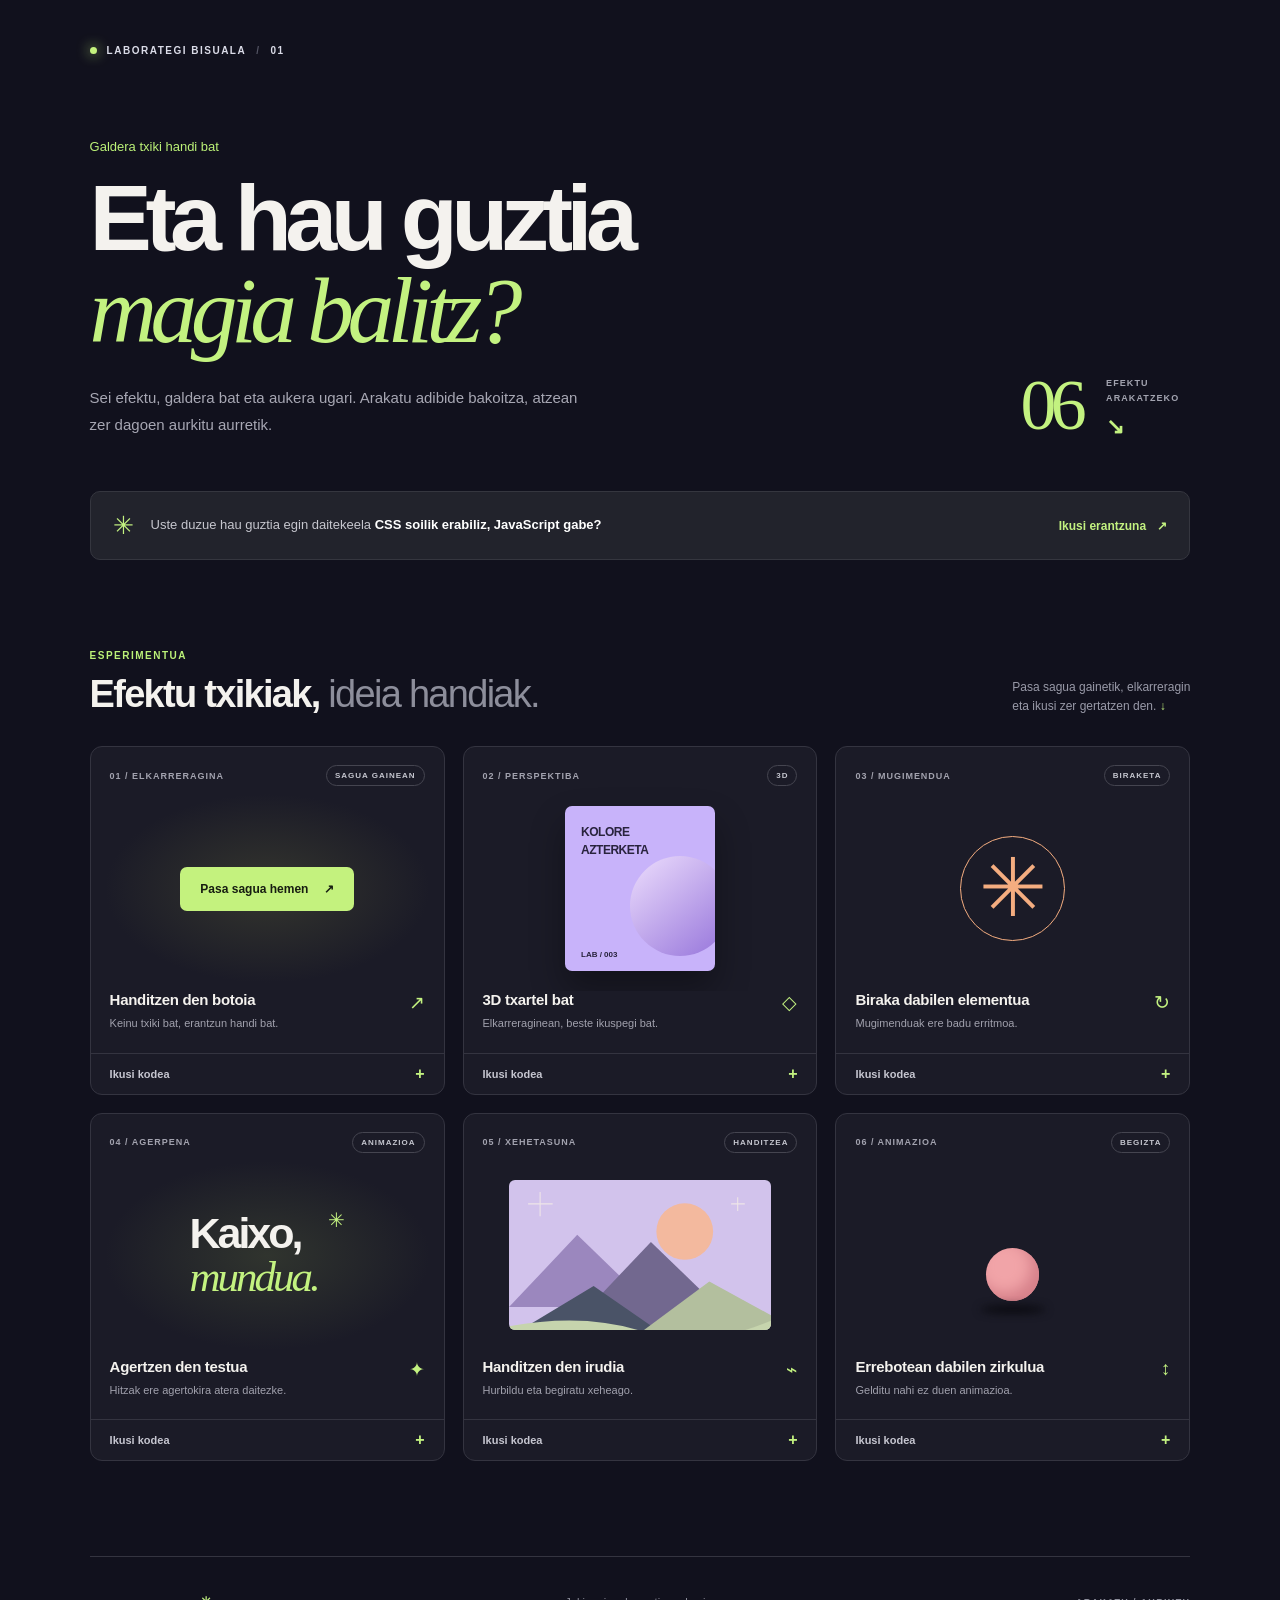
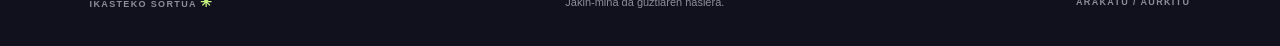
<file: index.html>
<!DOCTYPE html>
<html lang="eu">
<head>
  <meta charset="UTF-8">
  <meta name="viewport" content="width=device-width, initial-scale=1">
  <meta name="theme-color" content="#11111d">
  <title>Esperimentu bisualak</title>
  <link rel="stylesheet" href="styles.css">
</head>
<body>
  <main class="page">
    <header class="intro">
      <div class="eyebrow"><span class="status-dot"></span> LABORATEGI BISUALA <span class="eyebrow-divider">/</span> 01</div>
      <div class="intro-layout">
        <div>
          <p class="kicker">Galdera txiki handi bat</p>
          <h1>Eta hau guztia<br><em>magia balitz?</em></h1>
          <p class="intro-copy">Sei efektu, galdera bat eta aukera ugari. Arakatu adibide bakoitza, atzean zer dagoen aurkitu aurretik.</p>
        </div>
        <div class="intro-note">
          <span class="note-number">06</span>
          <span>EFEKTU<br>ARAKATZEKO</span>
          <span class="note-arrow" aria-hidden="true">↘</span>
        </div>
      </div>
      <div class="question">
        <span class="question-icon" aria-hidden="true">✳</span>
        <p>Uste duzue hau guztia egin daitekeela <strong>CSS soilik erabiliz, JavaScript gabe?</strong></p>
        <details class="answer">
          <summary>Ikusi erantzuna <span aria-hidden="true">↗</span></summary>
          <p>Bai! Orrialde honetako sei efektuak CSS erabiliz eginda daude. Ireki «Ikusi kodea» adibide bakoitzean, nola egin diren jakiteko.</p>
        </details>
      </div>
    </header>

    <section class="examples" aria-labelledby="examples-title">
      <div class="section-heading">
        <div><p class="section-label">ESPERIMENTUA</p><h2 id="examples-title">Efektu txikiak, <span>ideia handiak.</span></h2></div>
        <p>Pasa sagua gainetik, elkarreragin<br>eta ikusi zer gertatzen den. <span aria-hidden="true">↓</span></p>
      </div>

      <div class="grid">
        <article class="example">
          <div class="example-top"><span>01 / ELKARRERAGINA</span><span class="chip">SAGUA GAINEAN</span></div>
          <div class="stage stage-button"><button class="grow-button" type="button">Pasa sagua hemen <span aria-hidden="true">↗</span></button></div>
          <div class="example-info"><div><h3>Handitzen den botoia</h3><p>Keinu txiki bat, erantzun handi bat.</p></div><span class="example-symbol" aria-hidden="true">↗</span></div>
          <details class="code"><summary>Ikusi kodea <span aria-hidden="true">+</span></summary><pre><code>.grow-button {
  transition: transform 0.3s ease;
}
.grow-button:hover,
.grow-button:focus-visible {
  transform: scale(1.12);
}</code></pre></details>
        </article>

        <article class="example">
          <div class="example-top"><span>02 / PERSPEKTIBA</span><span class="chip">3D</span></div>
          <div class="stage stage-card"><div class="tilt-card" tabindex="0"><span>KOLORE<br>AZTERKETA</span><span class="card-orb"></span><small>LAB / 003</small></div></div>
          <div class="example-info"><div><h3>3D txartel bat</h3><p>Elkarreraginean, beste ikuspegi bat.</p></div><span class="example-symbol" aria-hidden="true">◇</span></div>
          <details class="code"><summary>Ikusi kodea <span aria-hidden="true">+</span></summary><pre><code>.stage-card {
  perspective: 700px;
}
.tilt-card {
  transition: transform 0.45s ease;
}
.tilt-card:hover,
.tilt-card:focus-visible {
  transform: rotateY(-18deg) rotateX(10deg);
}</code></pre></details>
        </article>

        <article class="example">
          <div class="example-top"><span>03 / MUGIMENDUA</span><span class="chip">BIRAKETA</span></div>
          <div class="stage stage-spin"><div class="spinner" aria-label="Biraka dabilen irudia"><span>✳</span></div></div>
          <div class="example-info"><div><h3>Biraka dabilen elementua</h3><p>Mugimenduak ere badu erritmoa.</p></div><span class="example-symbol" aria-hidden="true">↻</span></div>
          <details class="code"><summary>Ikusi kodea <span aria-hidden="true">+</span></summary><pre><code>.spinner {
  animation: spin 8s linear infinite;
}
@keyframes spin {
  to { transform: rotate(360deg); }
}</code></pre></details>
        </article>

        <article class="example">
          <div class="example-top"><span>04 / AGERPENA</span><span class="chip">ANIMAZIOA</span></div>
          <div class="stage stage-text"><p class="animated-text">Kaixo,<br><em>mundua.</em></p><span class="text-spark" aria-hidden="true">✳</span></div>
          <div class="example-info"><div><h3>Agertzen den testua</h3><p>Hitzak ere agertokira atera daitezke.</p></div><span class="example-symbol" aria-hidden="true">✦</span></div>
          <details class="code"><summary>Ikusi kodea <span aria-hidden="true">+</span></summary><pre><code>.animated-text {
  animation: appear 3s ease-in-out infinite;
}
@keyframes appear {
  0%, 15% { opacity: 0; transform: translateY(18px); }
  35%, 80% { opacity: 1; transform: translateY(0); }
  100% { opacity: 0; transform: translateY(-8px); }
}</code></pre></details>
        </article>

        <article class="example">
          <div class="example-top"><span>05 / XEHETASUNA</span><span class="chip">HANDITZEA</span></div>
          <div class="stage stage-image"><div class="image-frame" tabindex="0"><img class="zoom-image" src="paisaje.svg" alt="Mendien gaineko eguzki baten ilustrazioa"></div></div>
          <div class="example-info"><div><h3>Handitzen den irudia</h3><p>Hurbildu eta begiratu xeheago.</p></div><span class="example-symbol" aria-hidden="true">⌁</span></div>
          <details class="code"><summary>Ikusi kodea <span aria-hidden="true">+</span></summary><pre><code>.image-frame {
  overflow: hidden;
}
.zoom-image {
  transition: transform 0.5s ease;
}
.image-frame:hover .zoom-image,
.image-frame:focus-visible .zoom-image {
  transform: scale(1.15);
}</code></pre></details>
        </article>

        <article class="example">
          <div class="example-top"><span>06 / ANIMAZIOA</span><span class="chip">BEGIZTA</span></div>
          <div class="stage stage-bounce"><div class="ball" aria-label="Errebotean dabilen zirkulua"></div><div class="ball-shadow" aria-hidden="true"></div></div>
          <div class="example-info"><div><h3>Errebotean dabilen zirkulua</h3><p>Gelditu nahi ez duen animazioa.</p></div><span class="example-symbol" aria-hidden="true">↕</span></div>
          <details class="code"><summary>Ikusi kodea <span aria-hidden="true">+</span></summary><pre><code>.ball {
  animation: bounce 0.8s ease-in-out infinite alternate;
}
@keyframes bounce {
  from { transform: translateY(-65px); }
  to { transform: translateY(0); }
}</code></pre></details>
        </article>
      </div>
    </section>

    <footer><span>IKASTEKO SORTUA <span aria-hidden="true">✳</span></span><p>Jakin-mina da guztiaren hasiera.</p><span>ARAKATU / AURKITU</span></footer>
  </main>
</body>
</html>
</file>
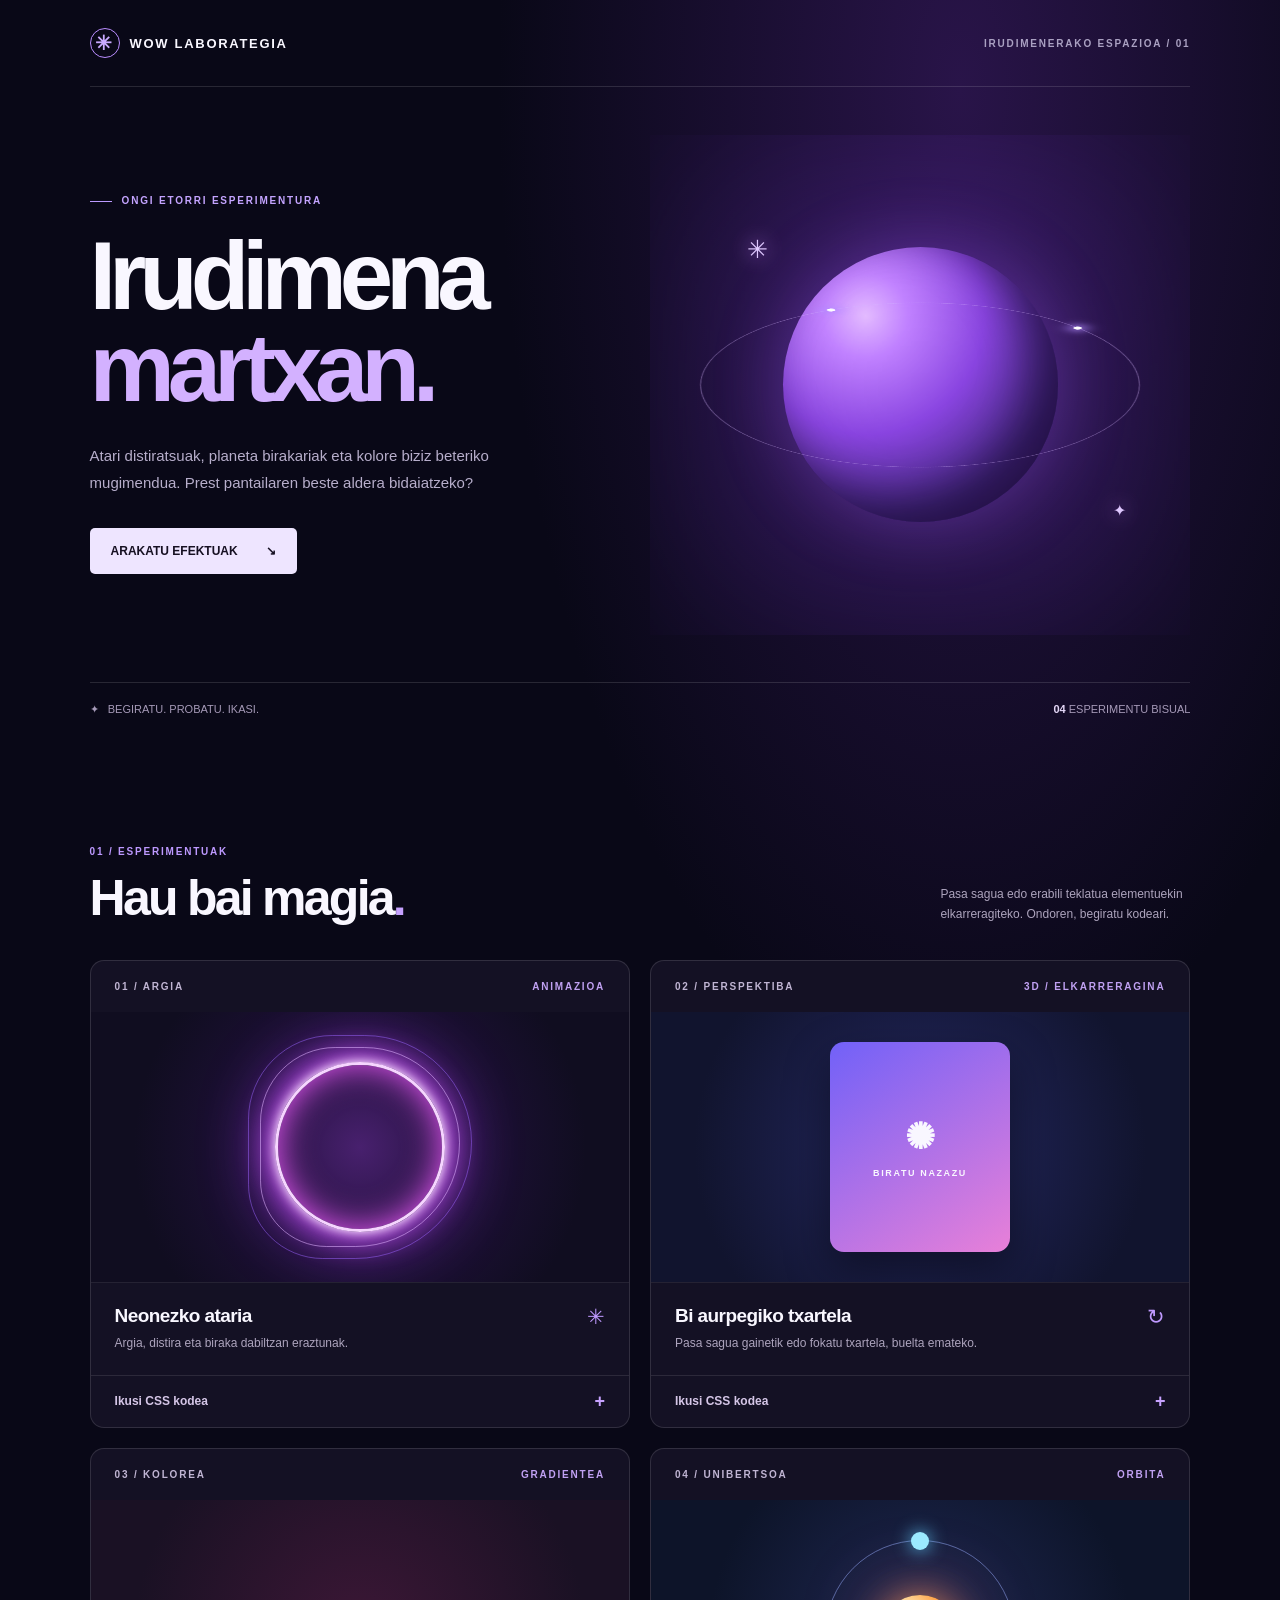
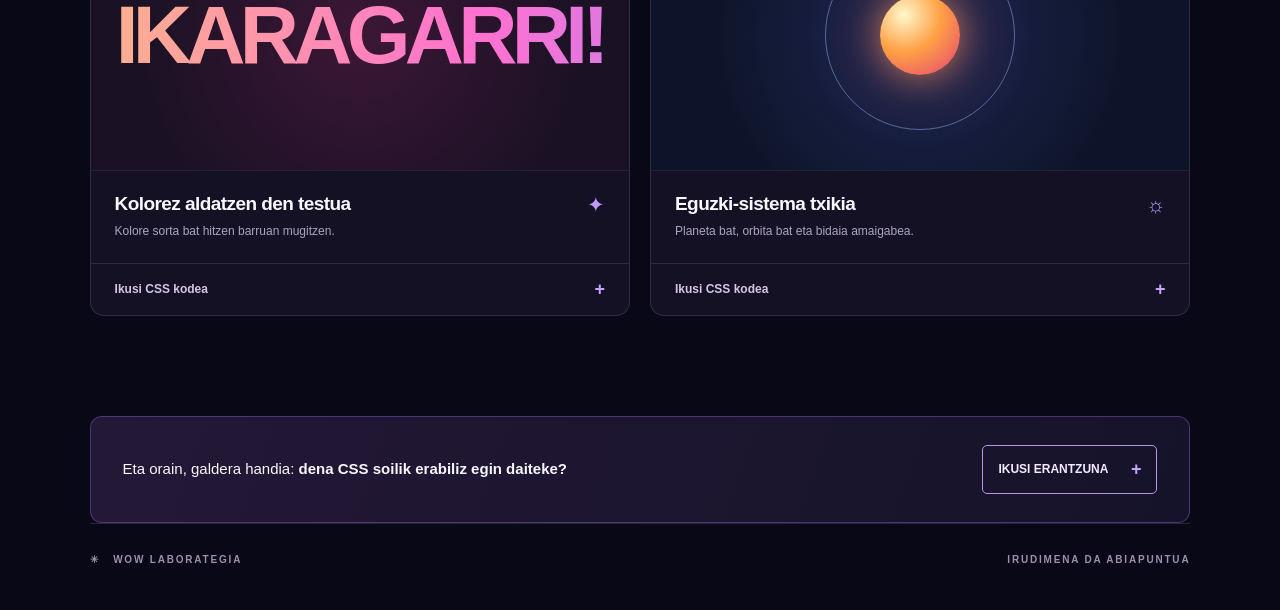
<file: superIndex.html>
<!DOCTYPE html>
<html lang="eu">
<head>
  <meta charset="utf-8">
  <meta name="viewport" content="width=device-width, initial-scale=1">
  <meta name="theme-color" content="#090817">
  <title>WOW laborategia · CSS esperimentuak</title>
  <link rel="stylesheet" href="superStyles.css">
</head>
<body>
  <div class="wrap">
    <header class="topbar">
      <div class="brand"><span class="brand-mark" aria-hidden="true">✳</span> WOW LABORATEGIA</div>
      <span class="topbar-note">IRUDIMENERAKO ESPAZIOA / 01</span>
    </header>

    <main>
      <section class="hero" aria-labelledby="hero-title">
        <div>
          <p class="eyebrow">ONGI ETORRI ESPERIMENTURA</p>
          <h1 id="hero-title">Irudimena<br><span>martxan.</span></h1>
          <p class="hero-copy">Atari distiratsuak, planeta birakariak eta kolore biziz beteriko mugimendua. Prest pantailaren beste aldera bidaiatzeko?</p>
          <a class="hero-link" href="#esperimentuak">ARAKATU EFEKTUAK <span aria-hidden="true">↘</span></a>
        </div>
        <div class="hero-art" aria-hidden="true">
          <div class="orbit orbit-one"></div>
          <div class="orbit orbit-two"></div>
          <div class="planet"></div>
          <span class="hero-star star-one">✳</span>
          <span class="hero-star star-two">✦</span>
        </div>
      </section>
      <div class="hero-bottom"><span>✦ &nbsp; BEGIRATU. PROBATU. IKASI.</span><span><strong>04</strong> ESPERIMENTU BISUAL</span></div>

      <section class="gallery" id="esperimentuak" aria-labelledby="gallery-title">
        <div class="section-heading">
          <div><p class="section-kicker">01 / ESPERIMENTUAK</p><h2 id="gallery-title">Hau bai magia<span style="color:#c6a1ff">.</span></h2></div>
          <p>Pasa sagua edo erabili teklatua elementuekin elkarreragiteko. Ondoren, begiratu kodeari.</p>
        </div>

        <div class="grid">
          <article class="card">
            <div class="card-top"><span>01 / ARGIA</span><span>ANIMAZIOA</span></div>
            <div class="stage portal-stage" aria-hidden="true"><div class="portal"></div></div>
            <div class="card-info"><div><h3>Neonezko ataria</h3><p>Argia, distira eta biraka dabiltzan eraztunak.</p></div><span aria-hidden="true">✳</span></div>
            <details><summary>Ikusi CSS kodea <span aria-hidden="true">+</span></summary><pre><code>.portal {
  border: 3px solid #f6d5ff;
  border-radius: 50%;
  box-shadow: 0 0 35px #e462ff;
  animation: portal-pulse 2s ease-in-out infinite alternate;
}
@keyframes portal-pulse {
  to { transform: scale(1.1); }
}</code></pre></details>
          </article>

          <article class="card">
            <div class="card-top"><span>02 / PERSPEKTIBA</span><span>3D / ELKARRERAGINA</span></div>
            <div class="stage flip-stage"><div class="flip-card" tabindex="0" aria-label="Biratu txartela sagua gainean jarrita edo teklatuarekin fokatuta">
              <div class="flip-face flip-front"><strong>✺</strong><small>BIRATU NAZAZU</small></div>
              <div class="flip-face flip-back"><strong>KAIXO!</strong><small>BESTE ALDETIK</small></div>
            </div></div>
            <div class="card-info"><div><h3>Bi aurpegiko txartela</h3><p>Pasa sagua gainetik edo fokatu txartela, buelta emateko.</p></div><span aria-hidden="true">↻</span></div>
            <details><summary>Ikusi CSS kodea <span aria-hidden="true">+</span></summary><pre><code>.flip-stage { perspective: 900px; }
.flip-card {
  transform-style: preserve-3d;
  transition: transform .8s;
}
.flip-card:hover, .flip-card:focus-visible {
  transform: rotateY(180deg);
}
.flip-face { backface-visibility: hidden; }
.flip-back { transform: rotateY(180deg); }</code></pre></details>
          </article>

          <article class="card">
            <div class="card-top"><span>03 / KOLOREA</span><span>GRADIENTEA</span></div>
            <div class="stage text-stage"><p class="rainbow-text">IKARAGARRI!</p></div>
            <div class="card-info"><div><h3>Kolorez aldatzen den testua</h3><p>Kolore sorta bat hitzen barruan mugitzen.</p></div><span aria-hidden="true">✦</span></div>
            <details><summary>Ikusi CSS kodea <span aria-hidden="true">+</span></summary><pre><code>.rainbow-text {
  background: linear-gradient(90deg, #ffae91, #ff71d0,
    #a486ff, #69e5ff, #ffae91);
  background-size: 300% 100%;
  color: transparent;
  background-clip: text;
  -webkit-background-clip: text;
  animation: rainbow 4s linear infinite;
}
@keyframes rainbow {
  to { background-position: 300% 0; }
}</code></pre></details>
          </article>

          <article class="card">
            <div class="card-top"><span>04 / UNIBERTSOA</span><span>ORBITA</span></div>
            <div class="stage solar-stage" aria-label="Planeta bat eguzkiaren inguruan biraka"><div class="sun"></div><div class="solar-orbit"></div></div>
            <div class="card-info"><div><h3>Eguzki-sistema txikia</h3><p>Planeta bat, orbita bat eta bidaia amaigabea.</p></div><span aria-hidden="true">☼</span></div>
            <details><summary>Ikusi CSS kodea <span aria-hidden="true">+</span></summary><pre><code>.solar-orbit {
  border: 1px solid #9aafff80;
  border-radius: 50%;
  animation: spin 5s linear infinite;
}
@keyframes spin {
  to { transform: rotate(360deg); }
}</code></pre></details>
          </article>
        </div>
      </section>

      <section class="question" aria-label="Galdera">
        <p>Eta orain, galdera handia: <strong>dena CSS soilik erabiliz egin daiteke?</strong></p>
        <details><summary>IKUSI ERANTZUNA <span aria-hidden="true">+</span></summary><p>Bai! Orrialde honetako efektu guztiak CSSrekin egin dira, JavaScript gabe. Ireki adibide bakoitzeko kodea eta probatu zeure aldaketak.</p></details>
      </section>
    </main>

    <footer><span>✳ &nbsp; WOW LABORATEGIA</span><span>IRUDIMENA DA ABIAPUNTUA</span></footer>
  </div>
</body>
</html>
</file>
<file: styles.css>
:root {
  color-scheme: dark;
  font-family: "Segoe UI", Arial, sans-serif;
  background: #11111d;
  color: #f4f2ee;
}

* { box-sizing: border-box; }
body { margin: 0; }
button { font: inherit; }
.page { max-width: 1440px; margin: auto; padding: 45px 7% 0; }
.eyebrow, .section-label, .example-top, footer { font-size: 10px; font-weight: 700; letter-spacing: 0.15em; }
.eyebrow { display: flex; align-items: center; gap: 10px; color: #dbdce8; }
.status-dot { width: 7px; height: 7px; border-radius: 50%; background: #c4f27e; box-shadow: 0 0 13px #c4f27e; }
.eyebrow-divider { color: #555665; }
.intro-layout { display: flex; justify-content: space-between; align-items: end; gap: 40px; padding: 83px 0 53px; }
.kicker, .section-label { color: #bcf278; }
.kicker { font-size: 13px; margin: 0 0 18px; }
h1 { margin: 0; font-size: clamp(52px, 7.3vw, 103px); line-height: 0.98; letter-spacing: -0.07em; font-weight: 650; }
h1 em, .animated-text em { color: #c3f280; font-family: Georgia, serif; font-weight: normal; }
.intro-copy { color: #a7a7b3; max-width: 510px; font-size: 15px; line-height: 1.8; margin: 28px 0 0; }
.intro-note { min-width: 170px; display: grid; grid-template-columns: auto auto; align-items: end; gap: 8px 14px; color: #a3a4b0; font-size: 9px; font-weight: 700; letter-spacing: 0.12em; line-height: 1.6; }
.note-number { grid-row: span 2; font-family: Georgia, serif; font-size: 72px; line-height: 0.9; color: #c3f280; font-weight: normal; letter-spacing: -0.08em; }
.note-arrow { font-size: 22px; color: #c3f280; line-height: 1; }
.question { display: flex; align-items: center; gap: 17px; padding: 19px 22px; background: #22232c; border: 1px solid #35363f; border-radius: 10px; }
.question-icon { color: #c3f280; font-size: 25px; }
.question > p { font-size: 13px; color: #c6c6ce; flex: 1; margin: 0; line-height: 1.6; }
.question strong { color: #fff; }
.answer { position: relative; font-size: 12px; }
summary { cursor: pointer; }
.answer summary { color: #c3f280; white-space: nowrap; font-weight: 700; list-style: none; }
.answer summary::-webkit-details-marker, .code summary::-webkit-details-marker { display: none; }
.answer summary span { margin-left: 8px; }
.answer p { position: absolute; z-index: 3; right: 0; width: min(300px, 70vw); margin: 14px 0 0; padding: 17px; border: 1px solid #53554a; border-radius: 8px; background: #30332b; color: #ecf4e3; line-height: 1.6; box-shadow: 0 12px 30px #0007; }
.examples { padding: 90px 0 95px; }
.section-heading { display: flex; align-items: end; justify-content: space-between; gap: 20px; margin-bottom: 30px; }
.section-label { margin: 0 0 12px; }
h2 { font-size: clamp(25px, 3vw, 38px); letter-spacing: -0.045em; margin: 0; }
h2 span { color: #8d8e9b; font-weight: 400; }
.section-heading > p { color: #999aa8; font-size: 12px; line-height: 1.6; margin: 0; }
.section-heading > p span { color: #c3f280; }
.grid { display: grid; grid-template-columns: repeat(3, minmax(0, 1fr)); gap: 18px; align-items: start; }
.example { border: 1px solid #343440; border-radius: 12px; background: #1b1b27; overflow: hidden; }
.example-top { display: flex; justify-content: space-between; align-items: center; color: #a3a3af; padding: 18px 19px 0; font-size: 9px; letter-spacing: 0.11em; }
.chip { color: #c5c6cf; border: 1px solid #454550; border-radius: 20px; padding: 5px 8px; font-size: 8px; }
.stage { height: 205px; display: flex; justify-content: center; align-items: center; position: relative; overflow: hidden; }
.stage-button { background: radial-gradient(ellipse at center, #34352e 0%, transparent 65%); }
.grow-button { border: 0; border-radius: 7px; background: #c4f27e; color: #171d11; padding: 15px 20px; font-size: 12px; font-weight: 750; cursor: pointer; transition: transform 0.3s ease; }
.grow-button span { margin-left: 12px; }
.grow-button:hover, .grow-button:focus-visible { transform: scale(1.12); }
.stage-card { perspective: 700px; }
.tilt-card { position: relative; width: 150px; height: 165px; padding: 16px; border-radius: 7px; background: #c8b3fa; color: #29233d; box-shadow: 0 18px 35px #0005; overflow: hidden; transition: transform 0.45s ease; }
.tilt-card:hover, .tilt-card:focus-visible { transform: rotateY(-18deg) rotateX(10deg); }
.tilt-card > span:first-child { font-size: 12px; font-weight: 800; line-height: 1.1; letter-spacing: -0.04em; }
.tilt-card small { position: absolute; bottom: 12px; left: 16px; font-size: 8px; font-weight: 700; }
.card-orb { position: absolute; width: 100px; height: 100px; border-radius: 50%; right: -15px; bottom: 15px; background: linear-gradient(140deg, #eddefd, #9472da); }
.spinner { width: 105px; height: 105px; display: grid; place-items: center; border: 1px solid #f4ad80; border-radius: 50%; color: #f4ad80; animation: spin 8s linear infinite; }
.spinner span { font-size: 81px; line-height: 1; }
@keyframes spin { to { transform: rotate(360deg); } }
.stage-text { background: radial-gradient(ellipse at center, #30342e 0%, transparent 65%); }
.animated-text { margin: 0; font-size: 43px; font-weight: 700; letter-spacing: -0.07em; line-height: 1; animation: appear 3s ease-in-out infinite; }
.text-spark { color: #c3f280; align-self: center; margin: 0 0 70px 10px; font-size: 20px; }
@keyframes appear {
  0%, 15% { opacity: 0; transform: translateY(18px); }
  35%, 80% { opacity: 1; transform: translateY(0); }
  100% { opacity: 0; transform: translateY(-8px); }
}
.image-frame { width: 74%; height: 150px; overflow: hidden; border-radius: 6px; }
.zoom-image { width: 100%; height: 100%; object-fit: cover; display: block; transition: transform 0.5s ease; }
.image-frame:hover .zoom-image, .image-frame:focus-visible .zoom-image { transform: scale(1.15); }
.stage-bounce { flex-direction: column; justify-content: end; padding-bottom: 45px; }
.ball { width: 53px; height: 53px; border-radius: 50%; background: #f1a4a8; box-shadow: inset -8px -8px 14px #d6818a; animation: bounce 0.8s ease-in-out infinite alternate; }
.ball-shadow { width: 66px; height: 7px; margin-top: 5px; background: #08080d; filter: blur(4px); border-radius: 50%; }
@keyframes bounce {
  from { transform: translateY(-65px); }
  to { transform: translateY(0); }
}
.example-info { display: flex; justify-content: space-between; gap: 10px; padding: 0 19px 21px; }
.example-info h3 { margin: 0 0 7px; font-size: 15px; letter-spacing: -0.02em; }
.example-info p { margin: 0; color: #a1a1ad; font-size: 11px; line-height: 1.5; }
.example-symbol { color: #c3f280; font-size: 19px; }
.code { border-top: 1px solid #343440; }
.code summary { list-style: none; display: flex; justify-content: space-between; padding: 14px 19px; color: #c6c6d0; font-size: 11px; font-weight: 600; }
.code summary span { color: #c3f280; font-size: 16px; line-height: 0.7; }
.code[open] summary span { transform: rotate(45deg); }
pre { overflow: auto; margin: 0; padding: 4px 19px 20px; color: #c3f280; font-size: 11px; line-height: 1.7; }
footer { border-top: 1px solid #343440; min-height: 90px; display: flex; align-items: center; justify-content: space-between; gap: 20px; color: #8d8e9b; font-size: 9px; }
footer span span { color: #c3f280; font-size: 14px; }
footer p { font-size: 11px; font-weight: 400; letter-spacing: normal; }
:focus-visible { outline: 2px solid #c3f280; outline-offset: 4px; }

@media (max-width: 800px) {
  .grid { grid-template-columns: repeat(2, minmax(0, 1fr)); }
  .intro-layout { padding-top: 65px; }
}
@media (max-width: 560px) {
  .page { padding: 28px 6% 0; }
  .intro-layout { padding: 60px 0 35px; }
  .intro-note { display: none; }
  .question { align-items: flex-start; flex-wrap: wrap; }
  .question > p { flex: 1 1 calc(100% - 45px); }
  .answer { margin-left: 40px; }
  .answer p { right: auto; left: 0; }
  .examples { padding: 65px 0; }
  .section-heading { align-items: start; flex-direction: column; }
  .grid { grid-template-columns: 1fr; }
  footer { flex-wrap: wrap; padding: 25px 0; }
  footer p { flex-basis: 100%; order: 3; margin: 0; }
}
@media (prefers-reduced-motion: reduce) {
  *, *::before, *::after { animation: none !important; transition: none !important; }
}
</file>
<file: superStyles.css>
:root {
      color-scheme: dark;
      font-family: "Segoe UI", Arial, sans-serif;
      background: #090817;
      color: #f9f7ff;
    }
    * { box-sizing: border-box; }
    html { scroll-behavior: smooth; }
    body { margin: 0; background: radial-gradient(ellipse at 75% 4%, #291449 0, transparent 34%), #090817; }
    a { color: inherit; }
    .wrap { max-width: 1440px; margin: auto; padding: 0 7%; }
    .topbar { display: flex; justify-content: space-between; align-items: center; gap: 20px; padding: 28px 0; border-bottom: 1px solid #ffffff20; }
    .brand { display: flex; align-items: center; gap: 10px; font-size: 13px; font-weight: 800; letter-spacing: .13em; }
    .brand-mark { display: grid; place-items: center; width: 30px; height: 30px; border: 1px solid #ba8dff; border-radius: 50%; color: #c9aaff; font-size: 20px; }
    .topbar-note, .eyebrow, .card-top, .section-kicker, footer { font-size: 10px; font-weight: 700; letter-spacing: .18em; }
    .topbar-note { color: #aaa1c2; }
    .hero { display: grid; grid-template-columns: 1fr 1fr; align-items: center; min-height: 595px; gap: 20px; }
    .eyebrow { color: #c4a4ff; margin: 0 0 24px; }
    .eyebrow::before { content: ""; display: inline-block; width: 22px; height: 1px; background: #bb9aff; vertical-align: middle; margin-right: 10px; }
    h1 { font-size: clamp(56px, 7.5vw, 108px); line-height: .96; letter-spacing: -.075em; margin: 0; }
    h1 span { color: #d3b1ff; }
    .hero-copy { max-width: 440px; color: #b7aecb; line-height: 1.8; font-size: 15px; margin: 28px 0 32px; }
    .hero-link { display: inline-flex; gap: 28px; align-items: center; padding: 16px 21px; border-radius: 5px; background: #eee5ff; color: #161022; font-size: 12px; font-weight: 800; text-decoration: none; transition: transform .3s, box-shadow .3s; }
    .hero-link:hover, .hero-link:focus-visible { transform: translateY(-4px); box-shadow: 0 10px 35px #ae79ff80; }
    .hero-art { position: relative; display: grid; place-items: center; min-height: 500px; isolation: isolate; overflow: hidden; }
    .hero-art::before { content: ""; position: absolute; width: 75%; aspect-ratio: 1; background: #8e3fff; filter: blur(95px); opacity: .22; }
    .orbit { position: absolute; width: min(85%, 440px); aspect-ratio: 1; border: 1px solid #d5b9ff40; border-radius: 50%; }
    .orbit::after { content: ""; position: absolute; left: 50%; top: -4px; width: 8px; height: 8px; border-radius: 50%; background: #fff; box-shadow: 0 0 16px 5px #b18aff; }
    .orbit-one { transform: rotateX(68deg) rotate(-25deg); }
    .orbit-two { transform: rotateX(68deg) rotate(45deg); }
    .planet { width: min(53%, 275px); aspect-ratio: 1; border-radius: 50%; background: radial-gradient(circle at 30% 25%, #f8d9ff 0, #cd92ff 15%, #8846d8 42%, #30205d 72%, #100c24 100%); box-shadow: inset -25px -20px 45px #090317b5, 0 0 70px #ae62ff55; animation: float 4s ease-in-out infinite alternate; }
    .hero-star { position: absolute; color: #dfc8ff; font-size: 25px; text-shadow: 0 0 20px #c986ff; animation: twinkle 2.5s ease-in-out infinite alternate; }
    .star-one { top: 20%; left: 18%; }
    .star-two { right: 12%; bottom: 23%; font-size: 16px; animation-delay: .8s; }
    @keyframes float { to { transform: translateY(-18px); } }
    @keyframes twinkle { to { opacity: .35; transform: scale(.65); } }
    .hero-bottom { display: flex; justify-content: space-between; gap: 20px; padding: 20px 0; border-top: 1px solid #ffffff20; color: #a69ab8; font-size: 11px; }
    .hero-bottom strong { color: #e4d7f7; }
    .gallery { padding: 110px 0 100px; }
    .section-heading { display: flex; justify-content: space-between; align-items: end; gap: 25px; margin-bottom: 35px; }
    .section-kicker { color: #bd99ff; margin: 0 0 15px; }
    h2 { font-size: clamp(32px, 4vw, 50px); letter-spacing: -.055em; line-height: 1.05; margin: 0; }
    .section-heading > p { max-width: 250px; margin: 0; color: #ada4bd; font-size: 12px; line-height: 1.7; }
    .grid { display: grid; grid-template-columns: repeat(2, minmax(0, 1fr)); gap: 20px; align-items: start; }
    .card { min-width: 0; overflow: hidden; border: 1px solid #ffffff1f; border-radius: 14px; background: #141124; }
    .card-top { display: flex; justify-content: space-between; gap: 10px; padding: 20px 24px; color: #c0b5d3; }
    .card-top span:last-child { color: #c0a1f2; }
    .stage { position: relative; display: grid; place-items: center; height: 270px; overflow: hidden; }
    .card-info { display: flex; align-items: start; justify-content: space-between; gap: 12px; padding: 22px 24px; border-top: 1px solid #ffffff12; }
    h3 { margin: 0 0 7px; font-size: 19px; letter-spacing: -.03em; }
    .card-info p { margin: 0; color: #ada4bd; font-size: 12px; line-height: 1.6; }
    .card-info > span { color: #c09aff; font-size: 21px; }
    details { border-top: 1px solid #ffffff1a; }
    summary { display: flex; justify-content: space-between; align-items: center; list-style: none; cursor: pointer; color: #d5c6e7; padding: 15px 24px; font-size: 12px; font-weight: 700; }
    summary::-webkit-details-marker { display: none; }
    summary span { color: #c7a2ff; font-size: 18px; }
    details[open] summary span { transform: rotate(45deg); }
    pre { margin: 0; padding: 0 24px 22px; overflow: auto; color: #cfb5ff; font-size: 11px; line-height: 1.7; }
    .portal-stage { background: radial-gradient(circle, #48206e 0, #1d1036 39%, #100d20 75%); }
    .portal { width: 170px; aspect-ratio: 1; border: 3px solid #f6d5ff; border-radius: 50%; box-shadow: 0 0 12px #fff, 0 0 35px #e462ff, 0 0 70px #a83cff, inset 0 0 35px #f05aff; animation: portal-pulse 2s ease-in-out infinite alternate; }
    .portal::before, .portal::after { content: ""; position: absolute; inset: -18px; border: 1px solid #dfb1ff90; border-radius: 44% 56% 61% 39%; animation: spin 8s linear infinite; }
    .portal::after { inset: -30px; border-color: #9c64ff80; animation-duration: 12s; animation-direction: reverse; }
    .portal { position: relative; }
    @keyframes portal-pulse { to { transform: scale(1.1); box-shadow: 0 0 20px #fff, 0 0 55px #e462ff, 0 0 90px #a83cff, inset 0 0 55px #f05aff; } }
    @keyframes spin { to { transform: rotate(360deg); } }
    .flip-stage { background: radial-gradient(circle, #252964 0, #11142e 75%); perspective: 900px; }
    .flip-card { width: 180px; height: 210px; position: relative; transform-style: preserve-3d; transition: transform .8s cubic-bezier(.2,.7,.2,1); }
    .flip-card:hover, .flip-card:focus-visible { transform: rotateY(180deg); }
    .flip-face { position: absolute; inset: 0; display: grid; place-items: center; align-content: center; gap: 10px; border-radius: 14px; backface-visibility: hidden; box-shadow: 0 18px 45px #0007; text-align: center; }
    .flip-front { background: linear-gradient(145deg, #7161f8, #e880d8); }
    .flip-back { background: linear-gradient(145deg, #2ee1d2, #6376ef); color: #0c1937; transform: rotateY(180deg); }
    .flip-face strong { font-size: 36px; }
    .flip-face small { font-size: 9px; font-weight: 800; letter-spacing: .18em; }
    .text-stage { background: radial-gradient(circle, #3c1736 0, #1a1124 75%); }
    .rainbow-text { margin: 0; font-size: clamp(36px, 7vw, 82px); font-weight: 900; letter-spacing: -.07em; background: linear-gradient(90deg, #ffae91, #ff71d0, #a486ff, #69e5ff, #ffae91); background-size: 300% 100%; color: transparent; background-clip: text; -webkit-background-clip: text; animation: rainbow 4s linear infinite; }
    @keyframes rainbow { to { background-position: 300% 0; } }
    .solar-stage { background: radial-gradient(circle, #1f2853 0, #0d1429 70%); }
    .sun { width: 80px; height: 80px; border-radius: 50%; background: radial-gradient(circle at 30% 25%, #fff8cc, #ffa044 45%, #e34275); box-shadow: 0 0 35px #ff9a57aa, 0 0 80px #ff647066; }
    .solar-orbit { position: absolute; width: 190px; height: 190px; border: 1px solid #9aafff80; border-radius: 50%; animation: spin 5s linear infinite; }
    .solar-orbit::after { content: ""; position: absolute; top: -9px; left: calc(50% - 9px); width: 18px; height: 18px; border-radius: 50%; background: #9beaff; box-shadow: 0 0 18px #65cfff; }
    .question { display: flex; justify-content: space-between; align-items: center; gap: 25px; padding: 28px 32px; border: 1px solid #a87aff55; border-radius: 12px; background: linear-gradient(110deg, #241837, #151329); }
    .question p { font-size: 15px; line-height: 1.6; margin: 0; }
    .question details { border: 0; min-width: 175px; }
    .question summary { border: 1px solid #b894ed; border-radius: 5px; padding: 13px 15px; color: #f3eaff; }
    .question details p { padding-top: 12px; color: #d0c3e1; font-size: 12px; }
    footer { display: flex; justify-content: space-between; gap: 15px; padding: 30px 0 45px; color: #9c90ae; border-top: 1px solid #ffffff20; }
    :focus-visible { outline: 3px solid #efccff; outline-offset: 5px; }
    @media (max-width: 750px) {
      .hero { grid-template-columns: 1fr; padding-top: 65px; gap: 0; }
      .hero-art { min-height: 360px; }
      .orbit { max-width: 340px; }
      .planet { max-width: 210px; }
      .gallery { padding: 75px 0; }
      .section-heading { align-items: start; flex-direction: column; }
      .grid { grid-template-columns: 1fr; }
      .question { align-items: stretch; flex-direction: column; }
    }
    @media (max-width: 420px) {
      .wrap { padding: 0 6%; }
      .topbar-note { display: none; }
      .hero-bottom, footer { flex-direction: column; }
      .card-top { font-size: 9px; }
    }
    @media (prefers-reduced-motion: reduce) {
      html { scroll-behavior: auto; }
      *, *::before, *::after { animation: none !important; transition: none !important; }
    }
</file>
